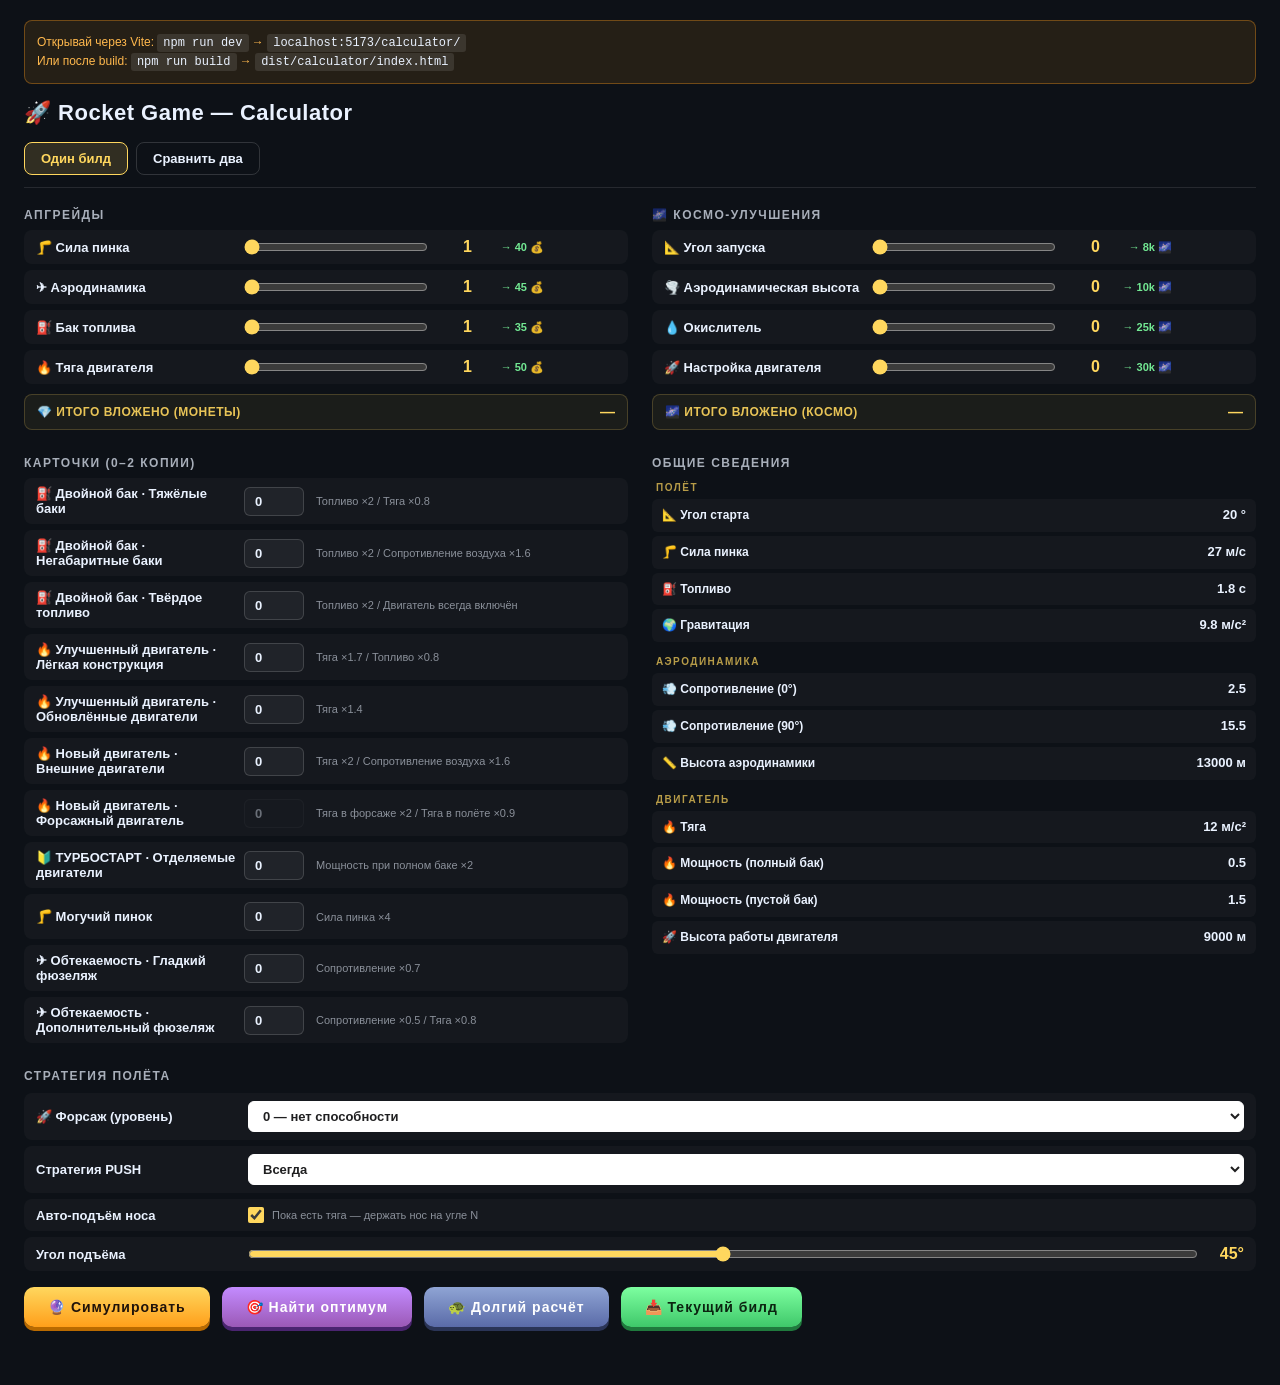
<file: calculator/index.html>
<!doctype html>
<html lang="ru">
  <head>
    <meta charset="utf-8" />
    <title>🚀 Rocket Game — Calculator</title>
    <script type="module" crossorigin src="../assets/calculator-DegKk4IF.js"></script>
    <link rel="modulepreload" crossorigin href="../assets/simulation-Bnem3D_K.js">
    <link rel="stylesheet" crossorigin href="../assets/calculator-Br6Nf5OQ.css">
  </head>
  <body>
    <div class="notice">
      Открывай через Vite: <code>npm run dev</code> → <code>localhost:5173/calculator/</code>
      <br />Или после build: <code>npm run build</code> → <code>dist/calculator/index.html</code>
    </div>

    <h1>🚀 Rocket Game — Calculator</h1>

    <div class="tabs">
      <button class="tab active" data-tab="single">Один билд</button>
      <button class="tab" data-tab="compare">Сравнить два</button>
    </div>

    <div id="single" class="tab-content active">
      <div class="single-grid">
        <div class="single-col">
          <div class="section-title">Апгрейды</div>
          <div id="upgrades-base-inputs"></div>
        </div>
        <div class="single-col">
          <div class="section-title">🌌 Космо-улучшения</div>
          <div id="upgrades-cosmo-inputs"></div>
        </div>
        <div class="single-col">
          <div class="section-title">Карточки (0–2 копии)</div>
          <div id="cards-inputs"></div>
        </div>
        <div class="single-col">
          <div class="section-title">Общие сведения</div>
          <div id="summary-output" class="summary-output"></div>
        </div>
      </div>

      <div class="section-title">Стратегия полёта</div>
      <div id="opts-inputs"></div>

      <div class="btn-row">
        <button class="action" id="sim-btn">🔮 Симулировать</button>
        <button class="action optimize" id="opt-btn">🎯 Найти оптимум</button>
        <button
          class="action exact"
          id="opt-exact-btn"
          title="Полный перебор: 7 стратегий × 91 угол = 637 симуляций. Займёт 30–90 секунд."
        >
          🐢 Долгий расчёт
        </button>
        <button
          class="action load-save"
          id="load-save-btn"
          title="Взять апгрейды, карточки и форсаж из сохранения игры"
        >
          📥 Текущий билд
        </button>
      </div>

      <div id="single-results"></div>
      <div id="charts-row" class="charts-row" style="display: none"></div>
    </div>

    <div id="compare" class="tab-content">
      <div class="two-col">
        <div>
          <div class="section-title">
            Игрок A
            <button class="mini-btn" data-load="A-" title="Взять из сохранения">📥 Текущий</button>
          </div>
          <div id="upA"></div>
        </div>
        <div>
          <div class="section-title">
            Игрок B
            <button class="mini-btn" data-load="B-" title="Взять из сохранения">📥 Текущий</button>
          </div>
          <div id="upB"></div>
        </div>
      </div>
      <button class="action" id="cmp-btn">⚖️ Сравнить</button>
      <div id="cmp-results"></div>
    </div>

  </body>
</html>
</file>
<file: assets/calculator-Br6Nf5OQ.css>
*{box-sizing:border-box;margin:0;padding:0}body{color:#eaf2ff;background:#0d1117;min-height:100vh;padding:20px 24px 60px;font-family:-apple-system,BlinkMacSystemFont,Segoe UI,Roboto,sans-serif}h1{letter-spacing:.5px;margin-bottom:16px;font-size:22px;font-weight:800}.tabs{border-bottom:1px solid #ffffff1a;gap:8px;margin-bottom:20px;padding-bottom:12px;display:flex}.tab{color:#eaf2ff;cursor:pointer;background:0 0;border:1px solid #ffffff26;border-radius:8px;padding:8px 16px;font-family:inherit;font-size:13px;font-weight:600;transition:all .15s}.tab:hover{color:#ffd75e;border-color:#ffd75e}.tab.active{color:#ffd75e;background:#ffd75e26;border-color:#ffd75e}.tab-content{display:none}.tab-content.active{display:block}.row{background:#ffffff08;border-radius:8px;grid-template-columns:200px 1fr;align-items:center;gap:12px;margin-bottom:6px;padding:8px 12px;display:grid}.row label{font-size:13px;font-weight:600}.row input[type=range]{accent-color:#ffd75e;width:100%}.row input[type=range]:disabled{opacity:.35}.row .value{color:#ffd75e;text-align:right;font-variant-numeric:tabular-nums;min-width:34px;font-weight:700}.row .next-cost{color:#7dffa0;text-align:right;font-variant-numeric:tabular-nums;opacity:.9;min-width:62px;font-size:11px;font-weight:700}.row .next-cost.maxed{color:#ffffff4d;opacity:.6;font-weight:500}.row .spent{color:#ffd75e;text-align:right;font-variant-numeric:tabular-nums;opacity:.75;min-width:62px;font-size:11px;font-weight:700}.row .input-num{color:#eaf2ff;background:#ffffff0d;border:1px solid #ffffff26;border-radius:6px;width:60px;padding:6px 10px;font-family:inherit;font-size:13px;font-weight:600}.row .input-num.at-max{color:#7dffa0;background:#7dffa00f;border-color:#7dffa080}.row .input-num:disabled{opacity:.4;cursor:not-allowed;background:#ffffff05;border-color:#ffffff14}.row .input-num.at-max+.hint:after{content:" · MAX";color:#7dffa0;opacity:.9;font-weight:700}.row .hint{opacity:.55;font-size:11px}.row .check-label{cursor:pointer;align-items:center;gap:8px;font-size:13px;font-weight:500;display:flex}.row input[type=checkbox]{accent-color:#ffd75e;width:16px;height:16px}.row.total-row{background:#ffd75e0f;border:1px solid #ffd75e33;margin-top:10px}.row.total-row label{letter-spacing:.5px;color:#ffd75e;text-transform:uppercase;opacity:.9;font-size:12px;font-weight:800}.row.total-row .total-val{text-align:right;color:#ffd75e;font-variant-numeric:tabular-nums;font-size:15px;font-weight:900}.section-title{letter-spacing:1.5px;text-transform:uppercase;opacity:.7;margin:20px 0 10px;font-size:12px;font-weight:800}.btn-row{flex-wrap:wrap;gap:12px;margin-top:16px;display:flex}button.action{color:#20130a;letter-spacing:1px;cursor:pointer;background:linear-gradient(#ffd75e,#ff9f1a);border:none;border-radius:10px;padding:12px 24px;font-family:inherit;font-size:14px;font-weight:800;transition:all 80ms;box-shadow:0 4px #b96a00}button.action:active{transform:translateY(3px);box-shadow:0 1px #b96a00}button.action.optimize{color:#fff;background:linear-gradient(#c38bff,#9b59b6);box-shadow:0 4px #4a2470}button.action:disabled{opacity:.6;cursor:wait}.result-box{background:linear-gradient(160deg,#1a2440,#0f1527);border:2px solid #ffd75e;border-radius:16px;grid-template-columns:repeat(3,1fr);gap:20px;margin-top:16px;padding:20px;display:grid}.result-item{text-align:center}.result-value{color:#ffd75e;font-size:32px;font-weight:900;line-height:1}.result-value.purple{color:#c38bff}.result-label{letter-spacing:1px;opacity:.6;text-transform:uppercase;margin-top:6px;font-size:11px}.opt-summary{text-align:center;background:linear-gradient(160deg,#2a1a44,#1a0f2a);border:2px solid #c38bff;border-radius:12px;margin-top:16px;padding:16px 20px}.opt-summary .big{color:#c38bff;font-size:26px;font-weight:900}.opt-summary .sub{opacity:.75;margin-top:6px;font-size:12px}.opt-summary .gain{color:#7dffa0;font-weight:700}table{border-collapse:collapse;width:100%;margin-top:12px;font-size:13px}th,td{text-align:left;border-bottom:1px solid #ffffff14;padding:10px 12px}th{text-transform:uppercase;letter-spacing:1px;opacity:.6;font-size:11px;font-weight:700}td.num{text-align:right;font-variant-numeric:tabular-nums}.good{color:#7dffa0}.bad{color:#ff7a7a}.neutral{opacity:.4}.two-col{grid-template-columns:1fr 1fr;gap:24px;display:grid}select{color:#1f1f20;background:#fff;border:1px solid #fff;border-radius:6px;padding:6px 10px;font-family:inherit;font-size:13px;font-weight:600}.radio-group{flex-wrap:wrap;gap:12px;display:flex}.radio-group label{cursor:pointer;align-items:center;gap:6px;font-size:13px;font-weight:500;display:flex}.radio-group input[type=radio]{accent-color:#ffd75e}.notice{color:#ffb84d;background:#ff9f1a1a;border:1px solid #ff9f1a59;border-radius:8px;margin-bottom:16px;padding:12px;font-size:12px;line-height:1.5}.notice code{color:#eaf2ff;background:#ffffff1a;border-radius:3px;padding:2px 6px}.chart-container{background:#00000040;border:1px solid #ffffff0f;border-radius:10px;margin-top:12px;padding:12px}.chart-title{letter-spacing:1px;opacity:.7;text-transform:uppercase;margin-bottom:8px;font-size:11px;font-weight:700}.chart-svg{width:100%;height:auto;display:block}.charts-row{grid-template-columns:1fr 1fr;gap:16px;margin-top:16px;display:grid}@media (width<=900px){.charts-row{grid-template-columns:1fr}}.single-grid{grid-template-columns:1fr 1fr;align-items:start;gap:20px 24px;display:grid}.single-col{min-width:0}.single-col>.section-title{margin-top:0;margin-bottom:8px}.single-grid .row{grid-template-columns:200px 1fr;gap:8px}.single-grid .row.total-row{grid-template-columns:1fr auto}@media (width<=800px){.single-grid{grid-template-columns:1fr;gap:16px}.single-grid .row{grid-template-columns:160px 1fr}}.summary-output{flex-direction:column;display:flex}.summary-section{flex-direction:column;gap:4px;display:flex}.summary-section+.summary-section{margin-top:10px}.summary-section-title{letter-spacing:1.5px;text-transform:uppercase;opacity:.7;color:#ffd75e;padding:4px 4px 2px;font-size:10px;font-weight:800}.summary-row{background:#ffffff08;border-radius:6px;flex-wrap:wrap;justify-content:space-between;align-items:baseline;gap:10px;padding:6px 10px;font-size:12px;display:flex}.summary-label{color:#eaf2ff;white-space:nowrap;flex-shrink:0;font-weight:700}.summary-formula{text-align:right;color:#eaf2ff8c;font-variant-numeric:tabular-nums;word-break:break-word;margin-left:auto;line-height:1.6}.summary-mini{font-size:13px;font-weight:400}.summary-result{color:#eaf2ff;font-size:13px;font-weight:900}.summary-arrow{color:#eaf2ff66;margin:0 3px}.summary-formula .summary-buff{color:#7dffa0}.summary-formula .summary-debuff{color:#ff7a7a}@media (width<=900px){.summary-row{font-size:11px}.summary-formula{font-size:10px}.row{grid-template-columns:160px 1fr}.row .spent,.row .next-cost{min-width:54px}}button.action.load-save{color:#0b2410;background:linear-gradient(#7dffa0,#3fc86a);box-shadow:0 4px #1f7a3d}.mini-btn{color:#7dffa0;cursor:pointer;letter-spacing:.3px;vertical-align:middle;text-transform:none;background:#7dffa01a;border:1px solid #7dffa066;border-radius:6px;margin-left:8px;padding:3px 9px;font-family:inherit;font-size:10px;font-weight:700;transition:all .15s;display:inline-block}.mini-btn:hover{background:#7dffa038;border-color:#7dffa0}.mini-btn:active{transform:scale(.95)}.status-cell{text-align:right;font-variant-numeric:tabular-nums;white-space:nowrap}.status-cell>span{letter-spacing:.2px;font-size:12px}.status-ideal{color:#b6ffbe;font-weight:700}.status-strong{color:#4fd655;font-weight:800}.status-imbalance-strong{color:#237602;font-weight:800}.status-weak{color:#ffd75e;font-weight:700}.status-imbalance-weak{color:#ff7a7a;font-weight:700}table tbody tr.winner{background:#7dffa014}table tbody tr.winner td{font-weight:700}button.action.exact{color:#fff;background:linear-gradient(#8fa4d4,#5a6ba8);box-shadow:0 4px #2a3456}button.action.exact:active{box-shadow:0 1px #2a3456}
</file>
